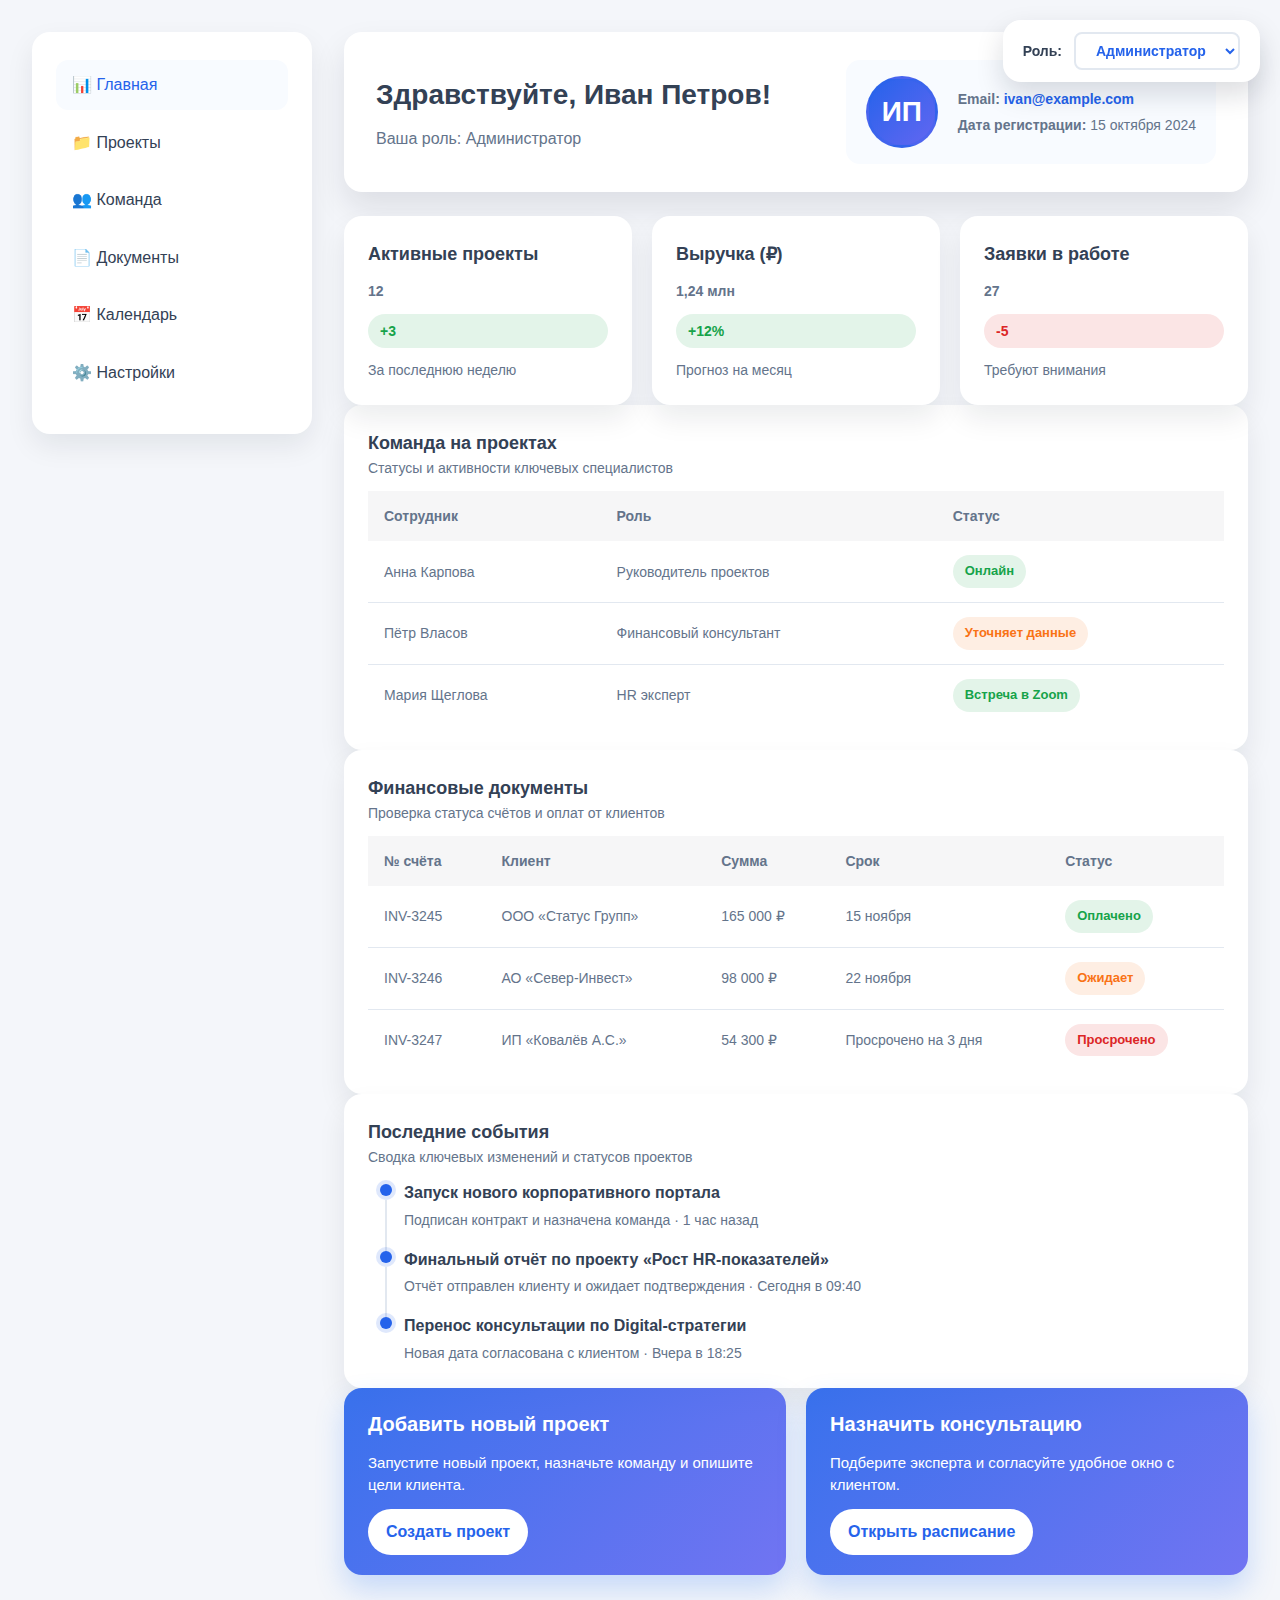
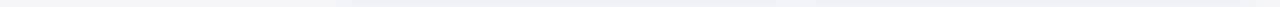
<file: dashboard-preview.html>
<!DOCTYPE html>
<html lang="ru">
<head>
	<meta charset="UTF-8">
	<meta name="viewport" content="width=device-width, initial-scale=1.0">
	<title>Личный кабинет - Демонстрация</title>
	<style>
		* {
			margin: 0;
			padding: 0;
			box-sizing: border-box;
		}

		body {
			font-family: -apple-system, BlinkMacSystemFont, 'Segoe UI', Roboto, 'Helvetica Neue', Arial, sans-serif;
			background: #f4f6fa;
			color: #334155;
			line-height: 1.6;
		}

		:root {
			--consult-dashboard-bg: #f4f6fa;
			--consult-dashboard-white: #ffffff;
			--consult-dashboard-primary: #2563eb;
			--consult-dashboard-primary-contrast: #f8fbff;
			--consult-dashboard-gray-700: #334155;
			--consult-dashboard-gray-500: #64748b;
			--consult-dashboard-gray-200: #e2e8f0;
			--consult-dashboard-success: #16a34a;
			--consult-dashboard-warning: #f97316;
			--consult-dashboard-danger: #dc2626;
			--consult-dashboard-radius: 18px;
			--consult-dashboard-transition: 0.25s ease;
		}

		.role-switcher {
			position: fixed;
			top: 20px;
			right: 20px;
			z-index: 1000;
			background: var(--consult-dashboard-white);
			padding: 12px 20px;
			border-radius: var(--consult-dashboard-radius);
			box-shadow: 0 12px 28px rgba(15, 23, 42, 0.15);
			display: flex;
			gap: 12px;
			align-items: center;
		}

		.role-switcher label {
			font-weight: 600;
			font-size: 14px;
			color: var(--consult-dashboard-gray-700);
		}

		.role-switcher select {
			padding: 8px 16px;
			border: 2px solid var(--consult-dashboard-gray-200);
			border-radius: 8px;
			font-size: 14px;
			font-weight: 600;
			color: var(--consult-dashboard-primary);
			background: var(--consult-dashboard-white);
			cursor: pointer;
			transition: border-color var(--consult-dashboard-transition);
		}

		.role-switcher select:hover {
			border-color: var(--consult-dashboard-primary);
		}

		.consult-dashboard {
			display: grid;
			grid-template-columns: 280px 1fr;
			gap: 32px;
			padding: 32px;
			min-height: 100vh;
			background: var(--consult-dashboard-bg);
		}

		.consult-dashboard__sidebar {
			position: relative;
			background: var(--consult-dashboard-white);
			border-radius: var(--consult-dashboard-radius);
			box-shadow: 0 12px 28px rgba(15, 23, 42, 0.08);
			overflow: hidden;
			height: fit-content;
		}

		.consult-dashboard__sidebar-inner {
			padding: 28px 24px;
		}

		.dashboard-menu {
			list-style: none;
			padding: 0;
			margin: 0;
		}

		.dashboard-menu li {
			margin-bottom: 8px;
		}

		.dashboard-menu a {
			display: flex;
			align-items: center;
			gap: 12px;
			padding: 12px 16px;
			border-radius: 12px;
			color: var(--consult-dashboard-gray-700);
			text-decoration: none;
			font-weight: 500;
			transition: background var(--consult-dashboard-transition), color var(--consult-dashboard-transition);
		}

		.dashboard-menu a:hover,
		.dashboard-menu a.active {
			background: var(--consult-dashboard-primary-contrast);
			color: var(--consult-dashboard-primary);
		}

		.dashboard-menu-icon {
			width: 20px;
			height: 20px;
			opacity: 0.7;
		}

		.consult-dashboard__main {
			display: flex;
			flex-direction: column;
			gap: 24px;
		}

		.consult-dashboard__header {
			display: flex;
			justify-content: space-between;
			gap: 24px;
			background: var(--consult-dashboard-white);
			padding: 28px 32px;
			border-radius: var(--consult-dashboard-radius);
			box-shadow: 0 16px 32px rgba(15, 23, 42, 0.1);
			align-items: center;
		}

		.consult-dashboard__title {
			font-size: 28px;
			font-weight: 700;
			color: var(--consult-dashboard-gray-700);
			margin: 0 0 8px;
		}

		.consult-dashboard__subtitle {
			margin: 0;
			font-size: 16px;
			color: var(--consult-dashboard-gray-500);
		}

		.consult-dashboard__profile-card {
			display: flex;
			gap: 20px;
			align-items: center;
			padding: 16px 20px;
			background: var(--consult-dashboard-primary-contrast);
			border-radius: calc(var(--consult-dashboard-radius) - 4px);
		}

		.consult-dashboard__avatar {
			width: 72px;
			height: 72px;
			border-radius: 50%;
			background: linear-gradient(135deg, var(--consult-dashboard-primary), #6366f1);
			display: flex;
			align-items: center;
			justify-content: center;
			color: white;
			font-size: 28px;
			font-weight: 700;
			border: 3px solid rgba(37, 99, 235, 0.2);
		}

		.consult-dashboard__profile-meta {
			list-style: none;
			padding: 0;
			margin: 0;
			font-size: 14px;
			color: var(--consult-dashboard-gray-500);
		}

		.consult-dashboard__profile-meta li + li {
			margin-top: 4px;
		}

		.consult-dashboard__profile-meta a {
			color: var(--consult-dashboard-primary);
			text-decoration: none;
			font-weight: 600;
		}

		.consult-dashboard__grid {
			display: grid;
			grid-template-columns: repeat(auto-fit, minmax(240px, 1fr));
			gap: 20px;
		}

		.consult-dashboard-progress {
			width: 100%;
			height: 8px;
			background: rgba(148, 163, 184, 0.25);
			border-radius: 999px;
			overflow: hidden;
			margin-top: 6px;
		}

		.consult-dashboard-progress span {
			display: block;
			height: 100%;
			background: linear-gradient(135deg, rgba(37, 99, 235, 1), rgba(99, 102, 241, 1));
			border-radius: inherit;
			transition: width var(--consult-dashboard-transition);
		}

		.consult-dashboard-card {
			background: var(--consult-dashboard-white);
			border-radius: var(--consult-dashboard-radius);
			box-shadow: 0 14px 28px rgba(15, 23, 42, 0.08);
			padding: 24px;
			display: flex;
			flex-direction: column;
			gap: 12px;
		}

		.consult-dashboard-card--metric {
			text-align: left;
		}

		.consult-dashboard-card--knowledge,
		.consult-dashboard-card--document {
			background: linear-gradient(145deg, var(--consult-dashboard-white), rgba(241, 245, 249, 0.85));
		}

		.consult-dashboard-card__title {
			margin: 0;
			font-size: 18px;
			font-weight: 600;
			color: var(--consult-dashboard-gray-700);
		}

		.consult-dashboard-card p {
			margin: 0;
			color: var(--consult-dashboard-gray-500);
			line-height: 1.5;
			font-size: 14px;
		}

		.consult-dashboard-card__meta {
			margin: 0;
			font-size: 13px;
			color: var(--consult-dashboard-gray-500);
		}

		.consult-dashboard-card__value {
			font-size: 32px;
			font-weight: 700;
			color: var(--consult-dashboard-primary);
		}

		.consult-dashboard-card__trend {
			font-size: 14px;
			font-weight: 600;
			display: inline-flex;
			align-items: center;
			gap: 6px;
			padding: 6px 12px;
			border-radius: 999px;
		}

		.consult-dashboard-card__trend--up {
			background: rgba(22, 163, 74, 0.12);
			color: var(--consult-dashboard-success);
		}

		.consult-dashboard-card__trend--down {
			background: rgba(220, 38, 38, 0.12);
			color: var(--consult-dashboard-danger);
		}

		.consult-dashboard-table {
			width: 100%;
			border-collapse: collapse;
		}

		.consult-dashboard-table thead {
			background: rgba(15, 23, 42, 0.04);
		}

		.consult-dashboard-table th,
		.consult-dashboard-table td {
			text-align: left;
			padding: 14px 16px;
			font-size: 14px;
			color: var(--consult-dashboard-gray-500);
		}

		.consult-dashboard-table tbody tr + tr {
			border-top: 1px solid var(--consult-dashboard-gray-200);
		}

		.consult-dashboard-status {
			display: inline-flex;
			align-items: center;
			gap: 8px;
			padding: 6px 12px;
			border-radius: 999px;
			font-weight: 600;
			font-size: 13px;
		}

		.consult-dashboard-status--success {
			background: rgba(22, 163, 74, 0.12);
			color: var(--consult-dashboard-success);
		}

		.consult-dashboard-status--warning {
			background: rgba(249, 115, 22, 0.12);
			color: var(--consult-dashboard-warning);
		}

		.consult-dashboard-status--danger {
			background: rgba(220, 38, 38, 0.12);
			color: var(--consult-dashboard-danger);
		}

		.consult-dashboard-timeline {
			display: grid;
			gap: 16px;
			margin: 0;
			padding: 0;
			list-style: none;
		}

		.consult-dashboard-timeline__item {
			position: relative;
			padding-left: 36px;
		}

		.consult-dashboard-timeline__item::before {
			content: '';
			position: absolute;
			left: 12px;
			top: 4px;
			width: 12px;
			height: 12px;
			border-radius: 50%;
			background: var(--consult-dashboard-primary);
			box-shadow: 0 0 0 4px rgba(37, 99, 235, 0.15);
		}

		.consult-dashboard-timeline__item::after {
			content: '';
			position: absolute;
			left: 17px;
			top: 20px;
			width: 2px;
			height: calc(100% + 12px);
			background: var(--consult-dashboard-gray-200);
		}

		.consult-dashboard-timeline__item:last-child::after {
			display: none;
		}

		.consult-dashboard-timeline__title {
			font-size: 16px;
			font-weight: 600;
			color: var(--consult-dashboard-gray-700);
			margin: 0 0 4px;
		}

		.consult-dashboard-timeline__meta {
			margin: 0;
			font-size: 13px;
			color: var(--consult-dashboard-gray-500);
		}

		.consult-dashboard__cta {
			display: grid;
			grid-template-columns: repeat(auto-fit, minmax(280px, 1fr));
			gap: 20px;
		}

		.consult-dashboard__cta-card {
			padding: 20px 24px;
			border-radius: var(--consult-dashboard-radius);
			background: linear-gradient(135deg, rgba(37, 99, 235, 0.9), rgba(99, 102, 241, 0.9));
			color: var(--consult-dashboard-white);
			box-shadow: 0 14px 28px rgba(59, 130, 246, 0.25);
			display: flex;
			flex-direction: column;
			gap: 12px;
		}

		.consult-dashboard__cta-card h3 {
			margin: 0;
			font-size: 20px;
		}

		.consult-dashboard__cta-card p {
			margin: 0;
			font-size: 15px;
			line-height: 1.5;
		}

		.consult-dashboard__cta-card a {
			align-self: flex-start;
			padding: 10px 18px;
			border-radius: 999px;
			background: var(--consult-dashboard-white);
			color: var(--consult-dashboard-primary);
			font-weight: 700;
			text-decoration: none;
			transition: transform var(--consult-dashboard-transition);
		}

		.consult-dashboard__cta-card a:hover {
			transform: translateY(-2px);
		}

		.consult-dashboard__cta-link {
			display: inline-flex;
			align-items: center;
			gap: 8px;
			font-weight: 600;
			color: var(--consult-dashboard-primary);
			text-decoration: none;
			padding: 8px 0;
			transition: color var(--consult-dashboard-transition), transform var(--consult-dashboard-transition);
		}

		.consult-dashboard__cta-link:hover {
			color: #1d4ed8;
			transform: translateX(4px);
		}

		.consult-dashboard-empty {
			display: flex;
			flex-direction: column;
			align-items: center;
			justify-content: center;
			padding: 60px 20px;
			text-align: center;
			border: 2px dashed rgba(148, 163, 184, 0.6);
			border-radius: var(--consult-dashboard-radius);
			gap: 12px;
			background: rgba(148, 163, 184, 0.08);
		}

		.consult-dashboard-empty__icon {
			font-size: 40px;
		}

		.consult-dashboard-empty__title {
			margin: 0;
			font-size: 20px;
			font-weight: 600;
			color: var(--consult-dashboard-gray-700);
		}

		.consult-dashboard-empty__text {
			margin: 0;
			font-size: 15px;
			color: var(--consult-dashboard-gray-500);
		}

		.consult-dashboard-empty__actions {
			display: flex;
			gap: 12px;
			margin-top: 16px;
		}

		.consult-dashboard-empty__actions a {
			display: inline-flex;
			align-items: center;
			gap: 8px;
			padding: 10px 18px;
			border-radius: 999px;
			background: var(--consult-dashboard-primary);
			color: var(--consult-dashboard-white);
			font-weight: 600;
			text-decoration: none;
		}

		.role-content {
			display: none;
		}

		.role-content.active {
			display: block;
		}

		@media (max-width: 1024px) {
			.consult-dashboard {
				grid-template-columns: 1fr;
			}

			.role-switcher {
				position: relative;
				top: auto;
				right: auto;
				margin-bottom: 20px;
			}
		}
	</style>
</head>
<body>
	<div class="role-switcher">
		<label for="roleSelect">Роль:</label>
		<select id="roleSelect">
			<option value="administrator">Администратор</option>
			<option value="staff">Сотрудник</option>
			<option value="expert">Эксперт</option>
			<option value="client">Клиент</option>
			<option value="guest">Гость</option>
		</select>
	</div>

	<div class="consult-dashboard">
		<aside class="consult-dashboard__sidebar">
			<div class="consult-dashboard__sidebar-inner">
				<ul class="dashboard-menu">
					<li><a href="#" class="active">📊 Главная</a></li>
					<li><a href="#">📁 Проекты</a></li>
					<li><a href="#">👥 Команда</a></li>
					<li><a href="#">📄 Документы</a></li>
					<li><a href="#">📅 Календарь</a></li>
					<li><a href="#">⚙️ Настройки</a></li>
				</ul>
			</div>
		</aside>

		<main class="consult-dashboard__main">
			<header class="consult-dashboard__header">
				<div>
					<h1 class="consult-dashboard__title" id="userGreeting">Здравствуйте, Иван Петров!</h1>
					<p class="consult-dashboard__subtitle" id="userRole">Ваша роль: Администратор</p>
				</div>

				<div class="consult-dashboard__profile-card">
					<div class="consult-dashboard__avatar">ИП</div>
					<ul class="consult-dashboard__profile-meta">
						<li>
							<strong>Email:</strong>
							<a href="mailto:ivan@example.com">ivan@example.com</a>
						</li>
						<li>
							<strong>Дата регистрации:</strong>
							15 октября 2024
						</li>
					</ul>
				</div>
			</header>

			<!-- Администратор -->
			<div class="role-content active" data-role="administrator">
				<section class="consult-dashboard__grid">
					<article class="consult-dashboard-card consult-dashboard-card--metric">
						<h2 class="consult-dashboard-card__title">Активные проекты</h2>
						<p class="consult-dashboard-card__value">12</p>
						<span class="consult-dashboard-card__trend consult-dashboard-card__trend--up">+3</span>
						<p class="consult-dashboard-card__meta">За последнюю неделю</p>
					</article>

					<article class="consult-dashboard-card consult-dashboard-card--metric">
						<h2 class="consult-dashboard-card__title">Выручка (₽)</h2>
						<p class="consult-dashboard-card__value">1,24 млн</p>
						<span class="consult-dashboard-card__trend consult-dashboard-card__trend--up">+12%</span>
						<p class="consult-dashboard-card__meta">Прогноз на месяц</p>
					</article>

					<article class="consult-dashboard-card consult-dashboard-card--metric">
						<h2 class="consult-dashboard-card__title">Заявки в работе</h2>
						<p class="consult-dashboard-card__value">27</p>
						<span class="consult-dashboard-card__trend consult-dashboard-card__trend--down">-5</span>
						<p class="consult-dashboard-card__meta">Требуют внимания</p>
					</article>
				</section>

				<section class="consult-dashboard-card">
					<header>
						<h2 class="consult-dashboard-card__title">Команда на проектах</h2>
						<p>Статусы и активности ключевых специалистов</p>
					</header>

					<table class="consult-dashboard-table">
						<thead>
							<tr>
								<th>Сотрудник</th>
								<th>Роль</th>
								<th>Статус</th>
							</tr>
						</thead>
						<tbody>
							<tr>
								<td>Анна Карпова</td>
								<td>Руководитель проектов</td>
								<td><span class="consult-dashboard-status consult-dashboard-status--success">Онлайн</span></td>
							</tr>
							<tr>
								<td>Пётр Власов</td>
								<td>Финансовый консультант</td>
								<td><span class="consult-dashboard-status consult-dashboard-status--warning">Уточняет данные</span></td>
							</tr>
							<tr>
								<td>Мария Щеглова</td>
								<td>HR эксперт</td>
								<td><span class="consult-dashboard-status consult-dashboard-status--success">Встреча в Zoom</span></td>
							</tr>
						</tbody>
					</table>
				</section>

				<section class="consult-dashboard-card">
					<header>
						<h2 class="consult-dashboard-card__title">Финансовые документы</h2>
						<p>Проверка статуса счётов и оплат от клиентов</p>
					</header>

					<table class="consult-dashboard-table">
						<thead>
							<tr>
								<th>№ счёта</th>
								<th>Клиент</th>
								<th>Сумма</th>
								<th>Срок</th>
								<th>Статус</th>
							</tr>
						</thead>
						<tbody>
							<tr>
								<td>INV-3245</td>
								<td>ООО «Статус Групп»</td>
								<td>165 000 ₽</td>
								<td>15 ноября</td>
								<td><span class="consult-dashboard-status consult-dashboard-status--success">Оплачено</span></td>
							</tr>
							<tr>
								<td>INV-3246</td>
								<td>АО «Север-Инвест»</td>
								<td>98 000 ₽</td>
								<td>22 ноября</td>
								<td><span class="consult-dashboard-status consult-dashboard-status--warning">Ожидает</span></td>
							</tr>
							<tr>
								<td>INV-3247</td>
								<td>ИП «Ковалёв А.С.»</td>
								<td>54 300 ₽</td>
								<td>Просрочено на 3 дня</td>
								<td><span class="consult-dashboard-status consult-dashboard-status--danger">Просрочено</span></td>
							</tr>
						</tbody>
					</table>
				</section>

				<section class="consult-dashboard-card">
					<header>
						<h2 class="consult-dashboard-card__title">Последние события</h2>
						<p>Сводка ключевых изменений и статусов проектов</p>
					</header>

					<ul class="consult-dashboard-timeline">
						<li class="consult-dashboard-timeline__item">
							<h3 class="consult-dashboard-timeline__title">Запуск нового корпоративного портала</h3>
							<p class="consult-dashboard-timeline__meta">Подписан контракт и назначена команда · 1 час назад</p>
						</li>
						<li class="consult-dashboard-timeline__item">
							<h3 class="consult-dashboard-timeline__title">Финальный отчёт по проекту «Рост HR-показателей»</h3>
							<p class="consult-dashboard-timeline__meta">Отчёт отправлен клиенту и ожидает подтверждения · Сегодня в 09:40</p>
						</li>
						<li class="consult-dashboard-timeline__item">
							<h3 class="consult-dashboard-timeline__title">Перенос консультации по Digital-стратегии</h3>
							<p class="consult-dashboard-timeline__meta">Новая дата согласована с клиентом · Вчера в 18:25</p>
						</li>
					</ul>
				</section>

				<section class="consult-dashboard__cta">
					<article class="consult-dashboard__cta-card">
						<h3>Добавить новый проект</h3>
						<p>Запустите новый проект, назначьте команду и опишите цели клиента.</p>
						<a href="#">Создать проект</a>
					</article>

					<article class="consult-dashboard__cta-card">
						<h3>Назначить консультацию</h3>
						<p>Подберите эксперта и согласуйте удобное окно с клиентом.</p>
						<a href="#">Открыть расписание</a>
					</article>
				</section>
			</div>

			<!-- Сотрудник -->
			<div class="role-content" data-role="staff">
				<section class="consult-dashboard-card">
					<header>
						<h2 class="consult-dashboard-card__title">Ваш план на 11 ноября 2024</h2>
					</header>

					<ul class="consult-dashboard-timeline">
						<li class="consult-dashboard-timeline__item">
							<h3 class="consult-dashboard-timeline__title">Подготовить бриф по проекту «Digital Start»</h3>
							<p class="consult-dashboard-timeline__meta">09:30</p>
						</li>
						<li class="consult-dashboard-timeline__item">
							<h3 class="consult-dashboard-timeline__title">Синк с командой проекта HR 2.0</h3>
							<p class="consult-dashboard-timeline__meta">11:00</p>
						</li>
						<li class="consult-dashboard-timeline__item">
							<h3 class="consult-dashboard-timeline__title">Обновить карточку клиента «ТехноПлюс»</h3>
							<p class="consult-dashboard-timeline__meta">14:00</p>
						</li>
						<li class="consult-dashboard-timeline__item">
							<h3 class="consult-dashboard-timeline__title">Финализировать презентацию для руководства</h3>
							<p class="consult-dashboard-timeline__meta">17:30</p>
						</li>
					</ul>
				</section>

				<section class="consult-dashboard-card">
					<header>
						<h2 class="consult-dashboard-card__title">Текущие проекты</h2>
						<p>Прогресс и ответственные</p>
					</header>

					<table class="consult-dashboard-table">
						<thead>
							<tr>
								<th>Проект</th>
								<th>Прогресс</th>
								<th>Дедлайн</th>
								<th>Ответственный</th>
							</tr>
						</thead>
						<tbody>
							<tr>
								<td>Digital Start</td>
								<td>
									<strong>72%</strong>
									<div class="consult-dashboard-progress"><span style="width: 72%;"></span></div>
								</td>
								<td>20 ноября</td>
								<td>Анна Карпова</td>
							</tr>
							<tr>
								<td>HR 2.0</td>
								<td>
									<strong>45%</strong>
									<div class="consult-dashboard-progress"><span style="width: 45%;"></span></div>
								</td>
								<td>5 декабря</td>
								<td>Пётр Власов</td>
							</tr>
							<tr>
								<td>Стратегия роста «Север-Инвест»</td>
								<td>
									<strong>88%</strong>
									<div class="consult-dashboard-progress"><span style="width: 88%;"></span></div>
								</td>
								<td>28 ноября</td>
								<td>Мария Щеглова</td>
							</tr>
						</tbody>
					</table>
				</section>

				<section class="consult-dashboard-card">
					<header>
						<h2 class="consult-dashboard-card__title">Важные материалы</h2>
						<p>Полезные документы и инструкции для работы</p>
					</header>

					<div class="consult-dashboard__grid">
						<article class="consult-dashboard__cta-card">
							<h3>Методика Discovery-сессий</h3>
							<p>Пошаговая инструкция по проведению сессий с клиентами</p>
							<a href="#">Открыть</a>
						</article>

						<article class="consult-dashboard__cta-card">
							<h3>Шаблон отчёта эффективности</h3>
							<p>Готовый шаблон Excel для оценки KPI</p>
							<a href="#">Открыть</a>
						</article>
					</div>
				</section>
			</div>

			<!-- Эксперт -->
			<div class="role-content" data-role="expert">
				<section class="consult-dashboard__grid">
					<article class="consult-dashboard-card">
						<h2 class="consult-dashboard-card__title">Консультация по операционной эффективности</h2>
						<p><strong>Клиент:</strong> АО «Север-Инвест»</p>
						<p><strong>Дата и время:</strong> 11 ноября · 10:00–11:30</p>
						<p><strong>Формат:</strong> Онлайн (Zoom)</p>
						<div class="consult-dashboard-empty__actions">
							<a href="#">Открыть бриф</a>
							<a class="consult-dashboard__cta-link" href="#">Отправить итоги</a>
						</div>
					</article>

					<article class="consult-dashboard-card">
						<h2 class="consult-dashboard-card__title">Диагностика HR-процессов</h2>
						<p><strong>Клиент:</strong> ООО «Статус Групп»</p>
						<p><strong>Дата и время:</strong> 12 ноября · 14:00–16:00</p>
						<p><strong>Формат:</strong> Офис клиента</p>
						<div class="consult-dashboard-empty__actions">
							<a href="#">Открыть бриф</a>
							<a class="consult-dashboard__cta-link" href="#">Отправить итоги</a>
						</div>
					</article>
				</section>

				<section class="consult-dashboard-card">
					<header>
						<h2 class="consult-dashboard-card__title">База знаний</h2>
						<p>Актуальные материалы и шаблоны для консультаций</p>
					</header>

					<div class="consult-dashboard__grid">
						<article class="consult-dashboard-card consult-dashboard-card--knowledge">
							<h3 class="consult-dashboard-card__title">Шаблон дорожной карты внедрения изменений</h3>
							<p>Документ</p>
							<a class="consult-dashboard__cta-link" href="#">Скачать / открыть</a>
						</article>

						<article class="consult-dashboard-card consult-dashboard-card--knowledge">
							<h3 class="consult-dashboard-card__title">Чек-лист подготовки к стратегической сессии</h3>
							<p>PDF</p>
							<a class="consult-dashboard__cta-link" href="#">Скачать / открыть</a>
						</article>

						<article class="consult-dashboard-card consult-dashboard-card--knowledge">
							<h3 class="consult-dashboard-card__title">База вопросов для интервью с топ-менеджерами</h3>
							<p>Google Docs</p>
							<a class="consult-dashboard__cta-link" href="#">Скачать / открыть</a>
						</article>
					</div>
				</section>

				<section class="consult-dashboard-card">
					<header>
						<h2 class="consult-dashboard-card__title">Обратная связь от клиентов</h2>
						<p>Средняя оценка и комментарии</p>
					</header>

					<ul class="consult-dashboard-timeline">
						<li class="consult-dashboard-timeline__item">
							<h3 class="consult-dashboard-timeline__title">
								<span>Digital Start</span> · <strong>4.8/5</strong>
							</h3>
							<p class="consult-dashboard-timeline__meta">
								Отличная структура консультации, ценность — с первых минут. — Руководитель по развитию, ООО «Digital Start»
							</p>
						</li>
						<li class="consult-dashboard-timeline__item">
							<h3 class="consult-dashboard-timeline__title">
								<span>HR 2.0</span> · <strong>4.6/5</strong>
							</h3>
							<p class="consult-dashboard-timeline__meta">
								Получили понятный план и поддержку по внедрению. Спасибо! — HR-директор, АО «HR 2.0»
							</p>
						</li>
					</ul>
				</section>
			</div>

			<!-- Клиент -->
			<div class="role-content" data-role="client">
				<section class="consult-dashboard-card">
					<header>
						<h2 class="consult-dashboard-card__title">Ваши проекты</h2>
						<p>Актуальные статусы и ответственные</p>
					</header>

					<table class="consult-dashboard-table">
						<thead>
							<tr>
								<th>Проект</th>
								<th>Этап</th>
								<th>Прогресс</th>
								<th>Куратор</th>
								<th>Следующее действие</th>
							</tr>
						</thead>
						<tbody>
							<tr>
								<td>Digital Start</td>
								<td>Аналитика и гипотезы</td>
								<td>
									<strong>65%</strong>
									<div class="consult-dashboard-progress"><span style="width: 65%;"></span></div>
								</td>
								<td>Анна Карпова</td>
								<td>Отправить обратную связь по исследованию</td>
							</tr>
							<tr>
								<td>HR 2.0</td>
								<td>Внедрение рекомендаций</td>
								<td>
									<strong>82%</strong>
									<div class="consult-dashboard-progress"><span style="width: 82%;"></span></div>
								</td>
								<td>Пётр Власов</td>
								<td>Согласовать план обучения руководителей</td>
							</tr>
						</tbody>
					</table>
				</section>

				<section class="consult-dashboard-card">
					<header>
						<h2 class="consult-dashboard-card__title">Документы и материалы</h2>
						<p>Скачайте подготовленные для вас материалы</p>
					</header>

					<div class="consult-dashboard__grid">
						<article class="consult-dashboard-card consult-dashboard-card--document">
							<h3 class="consult-dashboard-card__title">Финальный отчёт по HR-аудиту</h3>
							<p>PDF, 28 страниц</p>
							<a class="consult-dashboard__cta-link" href="#">Скачать</a>
						</article>

						<article class="consult-dashboard-card consult-dashboard-card--document">
							<h3 class="consult-dashboard-card__title">Материалы стратегической сессии</h3>
							<p>Презентация</p>
							<a class="consult-dashboard__cta-link" href="#">Скачать</a>
						</article>
					</div>
				</section>

				<section class="consult-dashboard__cta">
					<article class="consult-dashboard__cta-card">
						<h3>Назначить консультацию</h3>
						<p>Выберите удобное время и тему консультации</p>
						<a href="#">Перейти</a>
					</article>

					<article class="consult-dashboard__cta-card">
						<h3>Написать менеджеру</h3>
						<p>Свяжитесь с куратором проекта напрямую</p>
						<a href="#">Перейти</a>
					</article>
				</section>
			</div>

			<!-- Гость -->
			<div class="role-content" data-role="guest">
				<section class="consult-dashboard-empty">
					<div class="consult-dashboard-empty__icon">👋</div>
					<h2 class="consult-dashboard-empty__title">Добро пожаловать!</h2>
					<p class="consult-dashboard-empty__text">
						Чтобы получить доступ к персональной аналитике и проектам, пожалуйста, дождитесь подтверждения роли или обратитесь к администратору.
					</p>

					<div class="consult-dashboard-empty__actions">
						<a href="#">Связаться с администрацией</a>
						<a href="#">Посмотреть услуги</a>
					</div>
				</section>
			</div>
		</main>
	</div>

	<script>
		const roleSelect = document.getElementById('roleSelect');
		const roleContents = document.querySelectorAll('.role-content');
		const userGreeting = document.getElementById('userGreeting');
		const userRole = document.getElementById('userRole');

		const roleNames = {
			administrator: { name: 'Иван Петров', role: 'Администратор' },
			staff: { name: 'Анна Карпова', role: 'Сотрудник' },
			expert: { name: 'Пётр Власов', role: 'Эксперт' },
			client: { name: 'ООО «Статус Групп»', role: 'Клиент' },
			guest: { name: 'Гость', role: 'Гость' }
		};

		function switchRole(role) {
			roleContents.forEach(content => {
				content.classList.remove('active');
			});

			const activeContent = document.querySelector(`[data-role="${role}"]`);
			if (activeContent) {
				activeContent.classList.add('active');
			}

			const roleInfo = roleNames[role] || roleNames.guest;
			userGreeting.textContent = `Здравствуйте, ${roleInfo.name}!`;
			userRole.textContent = `Ваша роль: ${roleInfo.role}`;
		}

		roleSelect.addEventListener('change', (e) => {
			switchRole(e.target.value);
		});

		// Инициализация
		switchRole('administrator');
	</script>
</body>
</html>
</file>
